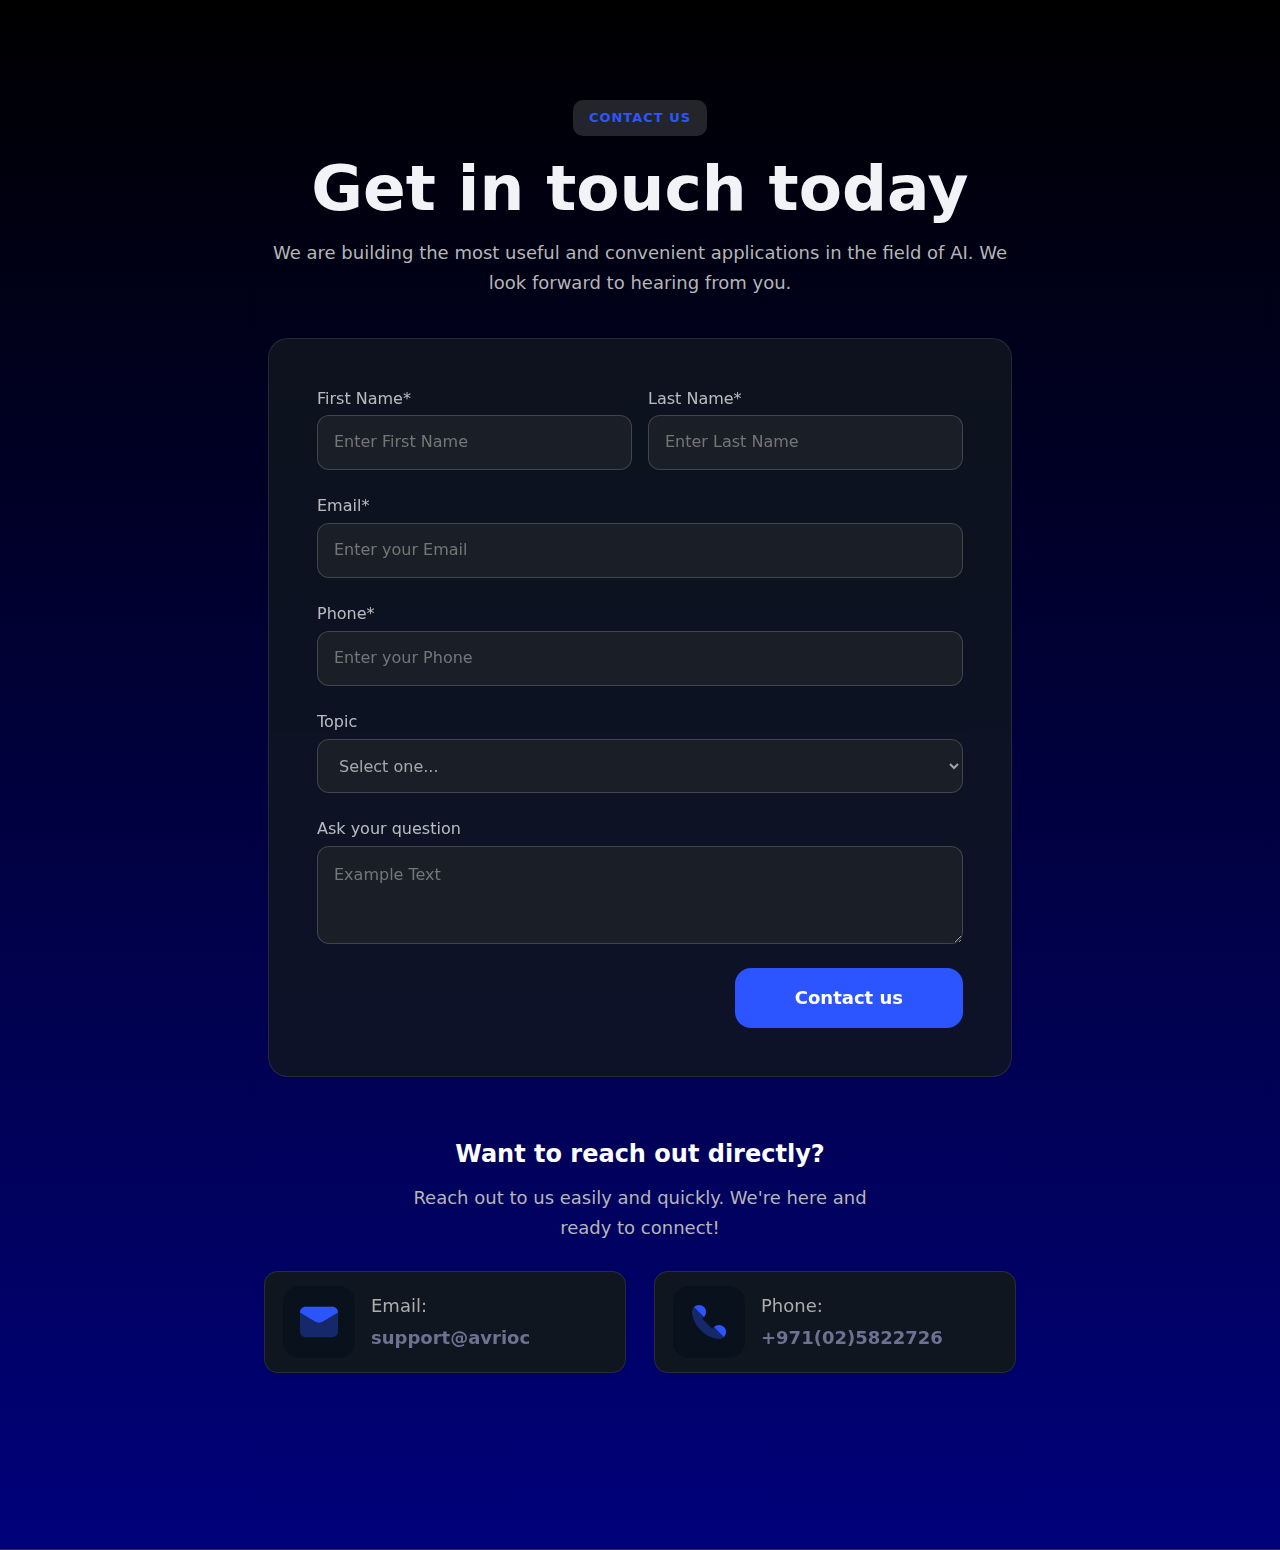
<file: contact.html>
<!DOCTYPE html>
<html lang="en">
<head>
    <meta charset="UTF-8">
    <meta name="viewport" content="width=device-width, initial-scale=1.0">
    <link rel="stylesheet" href="index.css">
    <title>Contact</title>
    <script
        type="text/javascript">window.__WEBFLOW_CURRENCY_SETTINGS = { "currencyCode": "USD", "symbol": "$", "decimal": ".", "fractionDigits": 2, "group": ",", "template": "{{wf {\"path\":\"symbol\",\"type\":\"PlainText\"} }} {{wf {\"path\":\"amount\",\"type\":\"CommercePrice\"} }} {{wf {\"path\":\"currencyCode\",\"type\":\"PlainText\"} }}", "hideDecimalForWholeNumbers": false };</script>
    <script
            src="https://code.jquery.com/jquery-3.3.1.js"
            integrity="sha256-2Kok7MbOyxpgUVvAk/HJ2jigOSYS2auK4Pfzbm7uH60="
            crossorigin="anonymous">
        </script>
            <script> 
                $(function(){
                  $("#header").load("header.html"); 
                  $("#footer").load("footer.html"); 
                });
    </script>
</head>
<body >

    <div data-animation="default" data-collapse="medium" data-duration="400" data-easing="ease" data-easing2="ease"
        role="banner" class="navbar w-nav ">
    <div id="header" class="contactHeader "></div>
    <div class="contactBackground">
    <div class="contactPage ">
        
        <div class="contactSection1">
        <span class="contactText">Contact Us</span>
        <h1 class="contactHeading">Get in touch today</h1>
        <p class="contactPara">We are building the most useful and convenient applications in the field of AI. We look forward to hearing from you.</p>
        </div>
        <div class="contactSection2"> 
            
            <form action="#" class="contactForm">
                <div class="formPart1">
                    <div >
                        <Label class="label">First Name*</Label>
                        <input type="text" class="inputField" placeholder="Enter First Name">
                    </div>
                    <div>
                        <label class="label">Last Name*</label>
                        <input type="text" class="inputField" placeholder="Enter Last Name">
                    </div>
                </div>
                <div>
                    <Label class="label">Email*</Label>
                    <input type="text" class="inputField" placeholder="Enter your Email">
                </div>
                <div>
                    <Label class="label">Phone*</Label>
                    <input type="text" class="inputField" placeholder="Enter your Phone">
                </div>
                <div>
                    <Label class="label">Topic</Label>
                    <select name="" id="" class="contactSelect" >
                        <option>Select one...</option>
                        <option value="Razi">Razi</option>
                        <option value="Sinan">Sinan</option>
                        <option value="Iqraa">Iqraa</option>
                        <option value="Mofkrah">Mofkrah</option>
                        <option value="Mirah">Mirah</option>
                        <option value="Specter">Specter</option>
                        <option value="Jobs">Jobs</option>
                    </select>
                </div>
                <div>
                    <Label class="label">Ask your question</Label>
                    <textarea name="" maxlength="5000" placeholder="Example Text" class="contactTextarea"></textarea>
                </div>
                <div class="formButtonContainer"> 
                <input type="submit" value="Contact us" class="formButton">
                </div>
            </form>
        </div>
        <div class="contactSection3">
            <h3 class="contact-h3">Want to reach out directly?</h3>
            <p class="contact-p2">Reach out to us easily and quickly. We're here and ready to connect!</p>
            <div class="contactButtons">
                <a class="contactButton1">
                <div class="contactButtonPart1">
                    <img src="./assets/messageIcon.svg" alt="">
                </div>
                <div class="contactButtonPart2">
                    <span class="contactButtonLabel">Email:</span>
                    <span class="contactButtonPara">support@avrioc</span>
                </div>
                </a>
                <a class="contactButton1">
                    <div class="contactButtonPart1">
                        <img src="./assets/phoneIcon.svg" alt="">
                    </div>
                    <div class="contactButtonPart2">
                        <span class="contactButtonLabel">Phone:</span>
                        <span class="contactButtonPara">+971(02)5822726</span>
                    </div>
                    </a>
            
            </div>
        </div>
    </div>  
    </div>
    <section class="section-container">
        <!-- <div class="circle-animation-block-23"></div> -->
    <section class="scene-3">
    <footer class="footer-wrapper">
        <div id="footer" class="contactFooter"></div>
    </footer>
    </section>
    </section>
    </div>
</body>
</html>
</file>
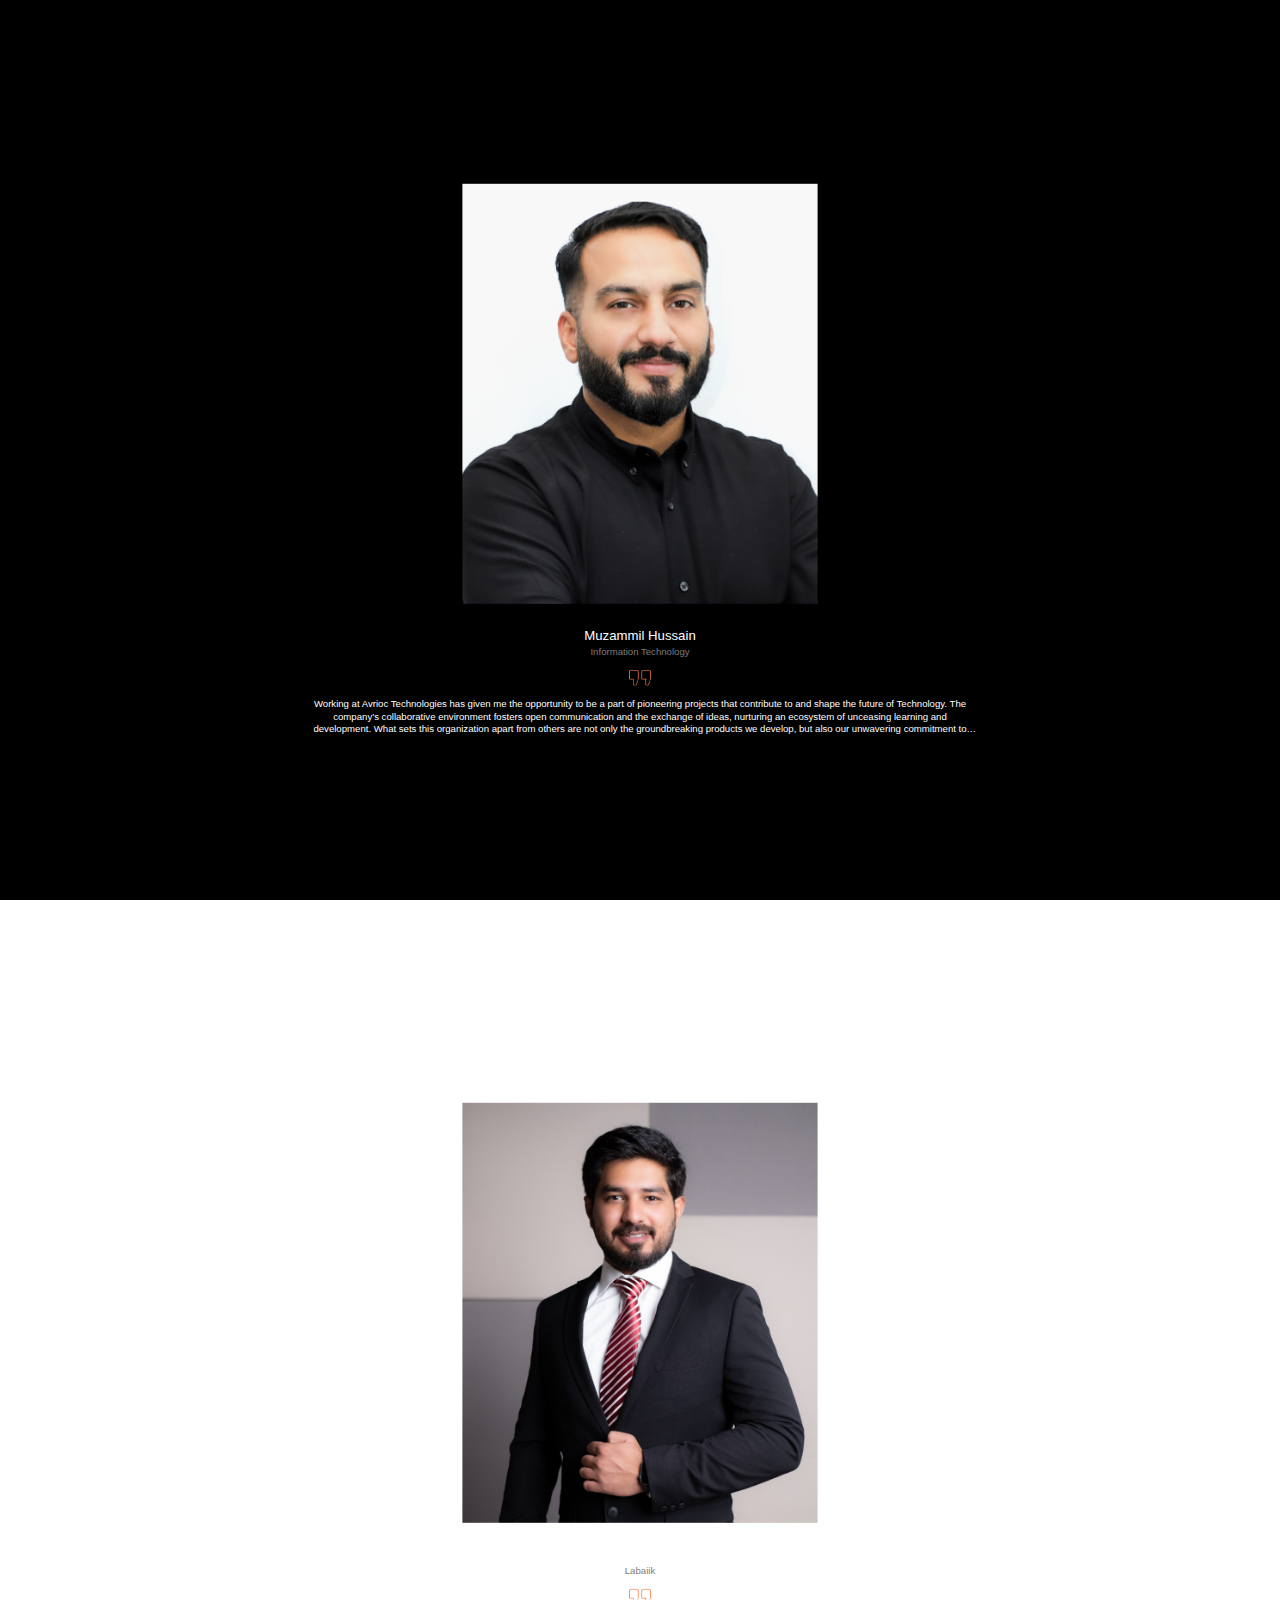
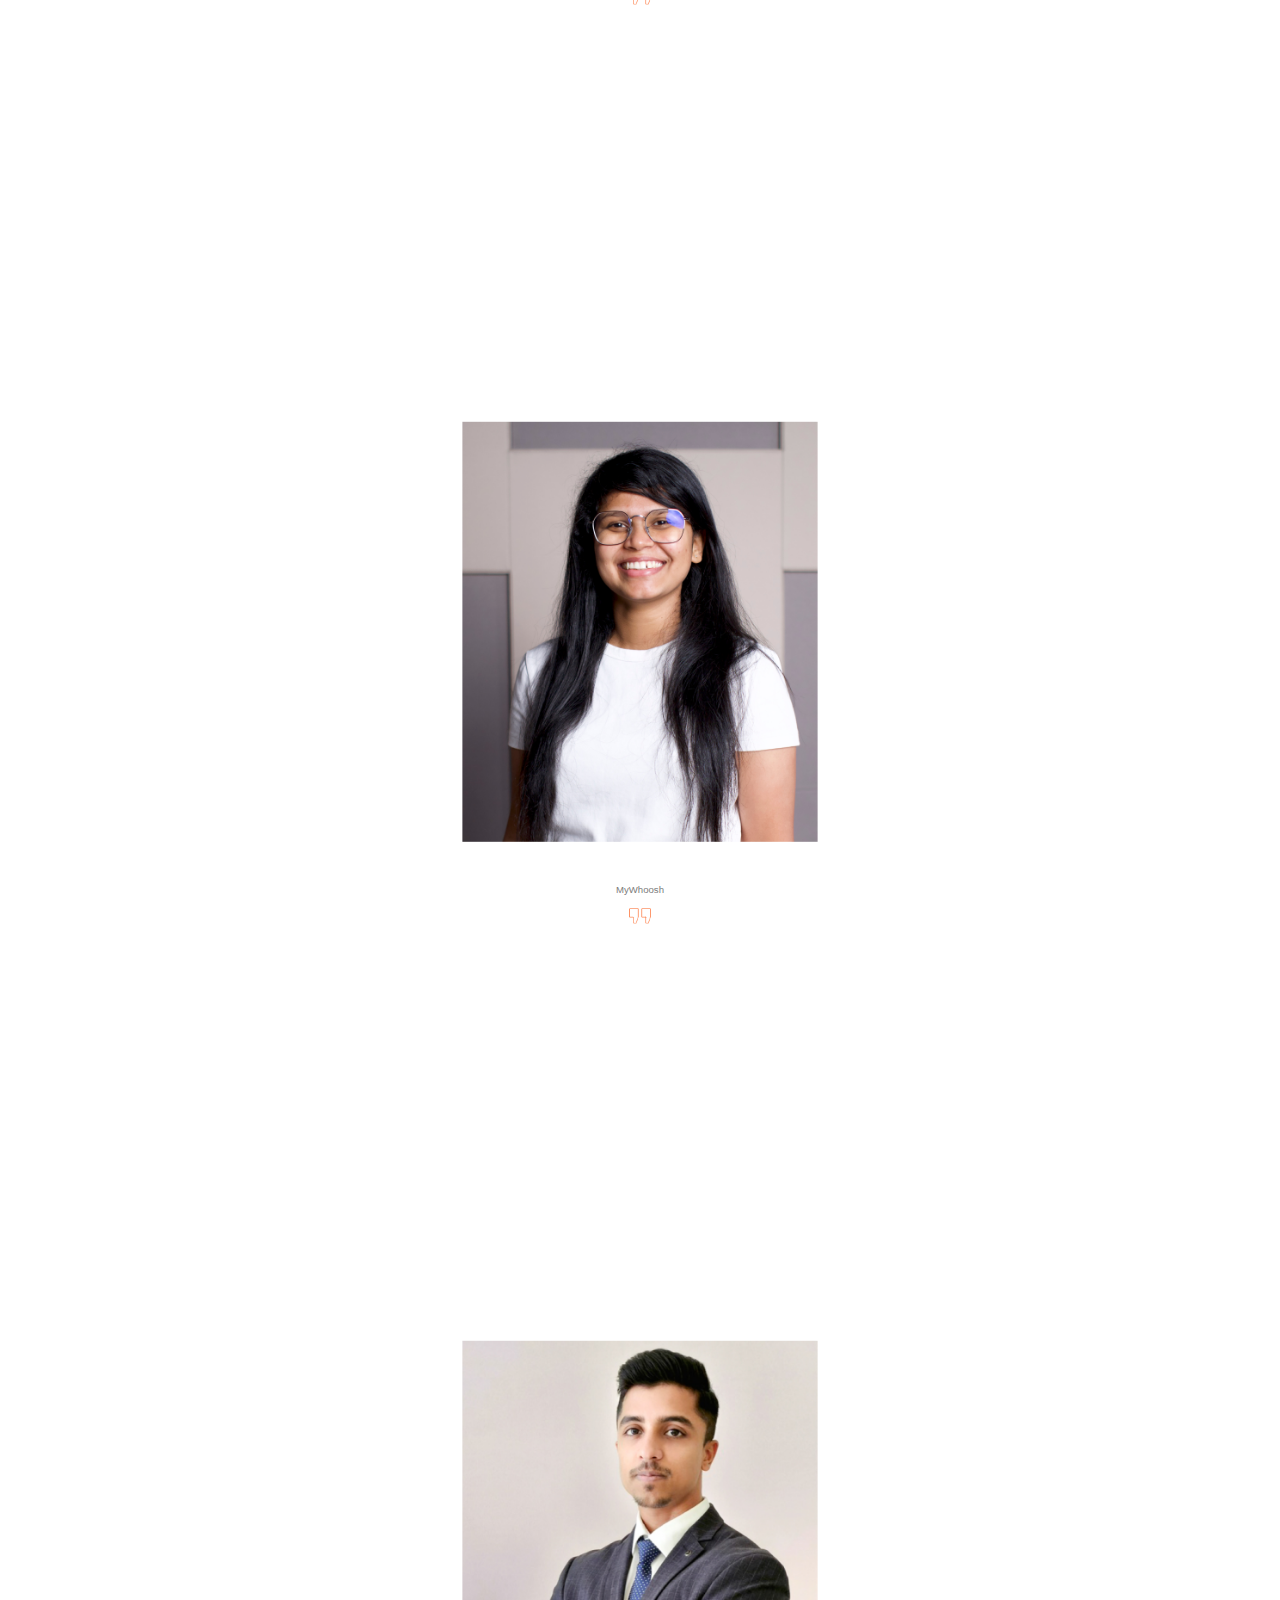
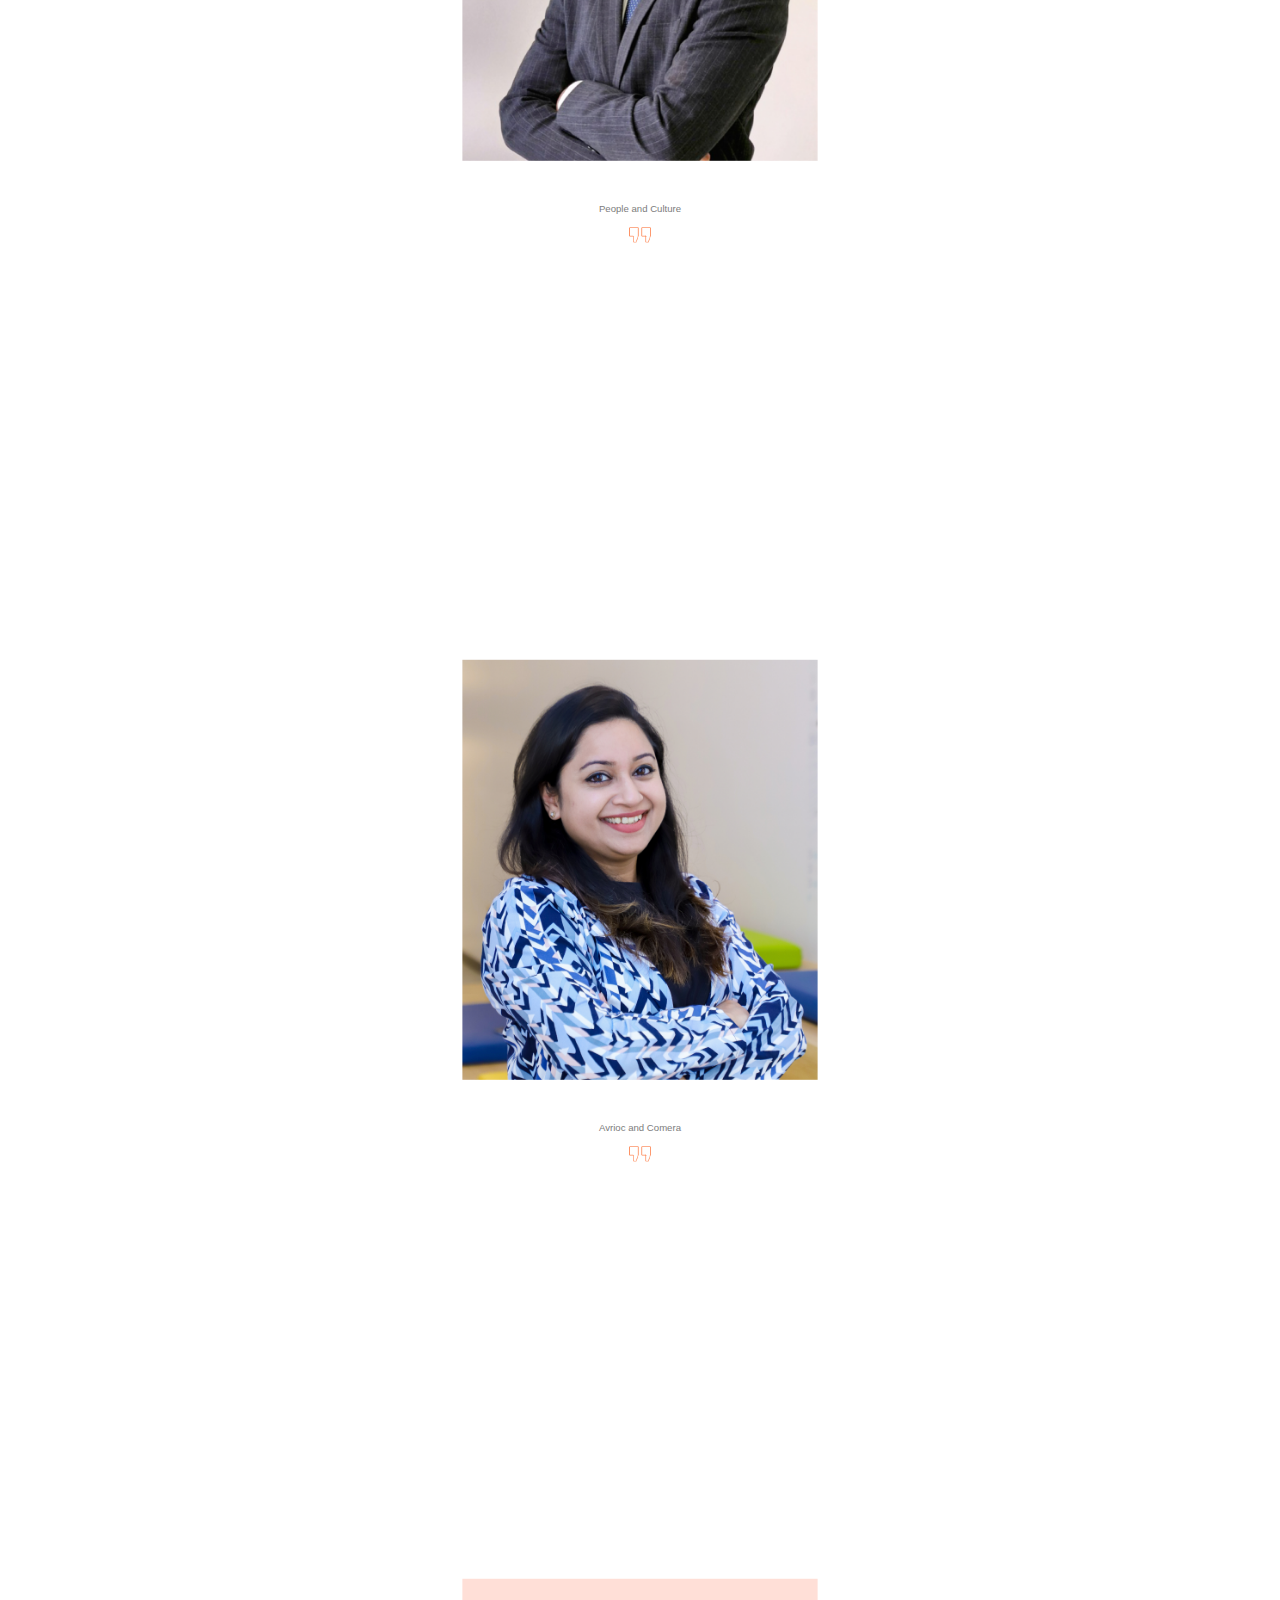
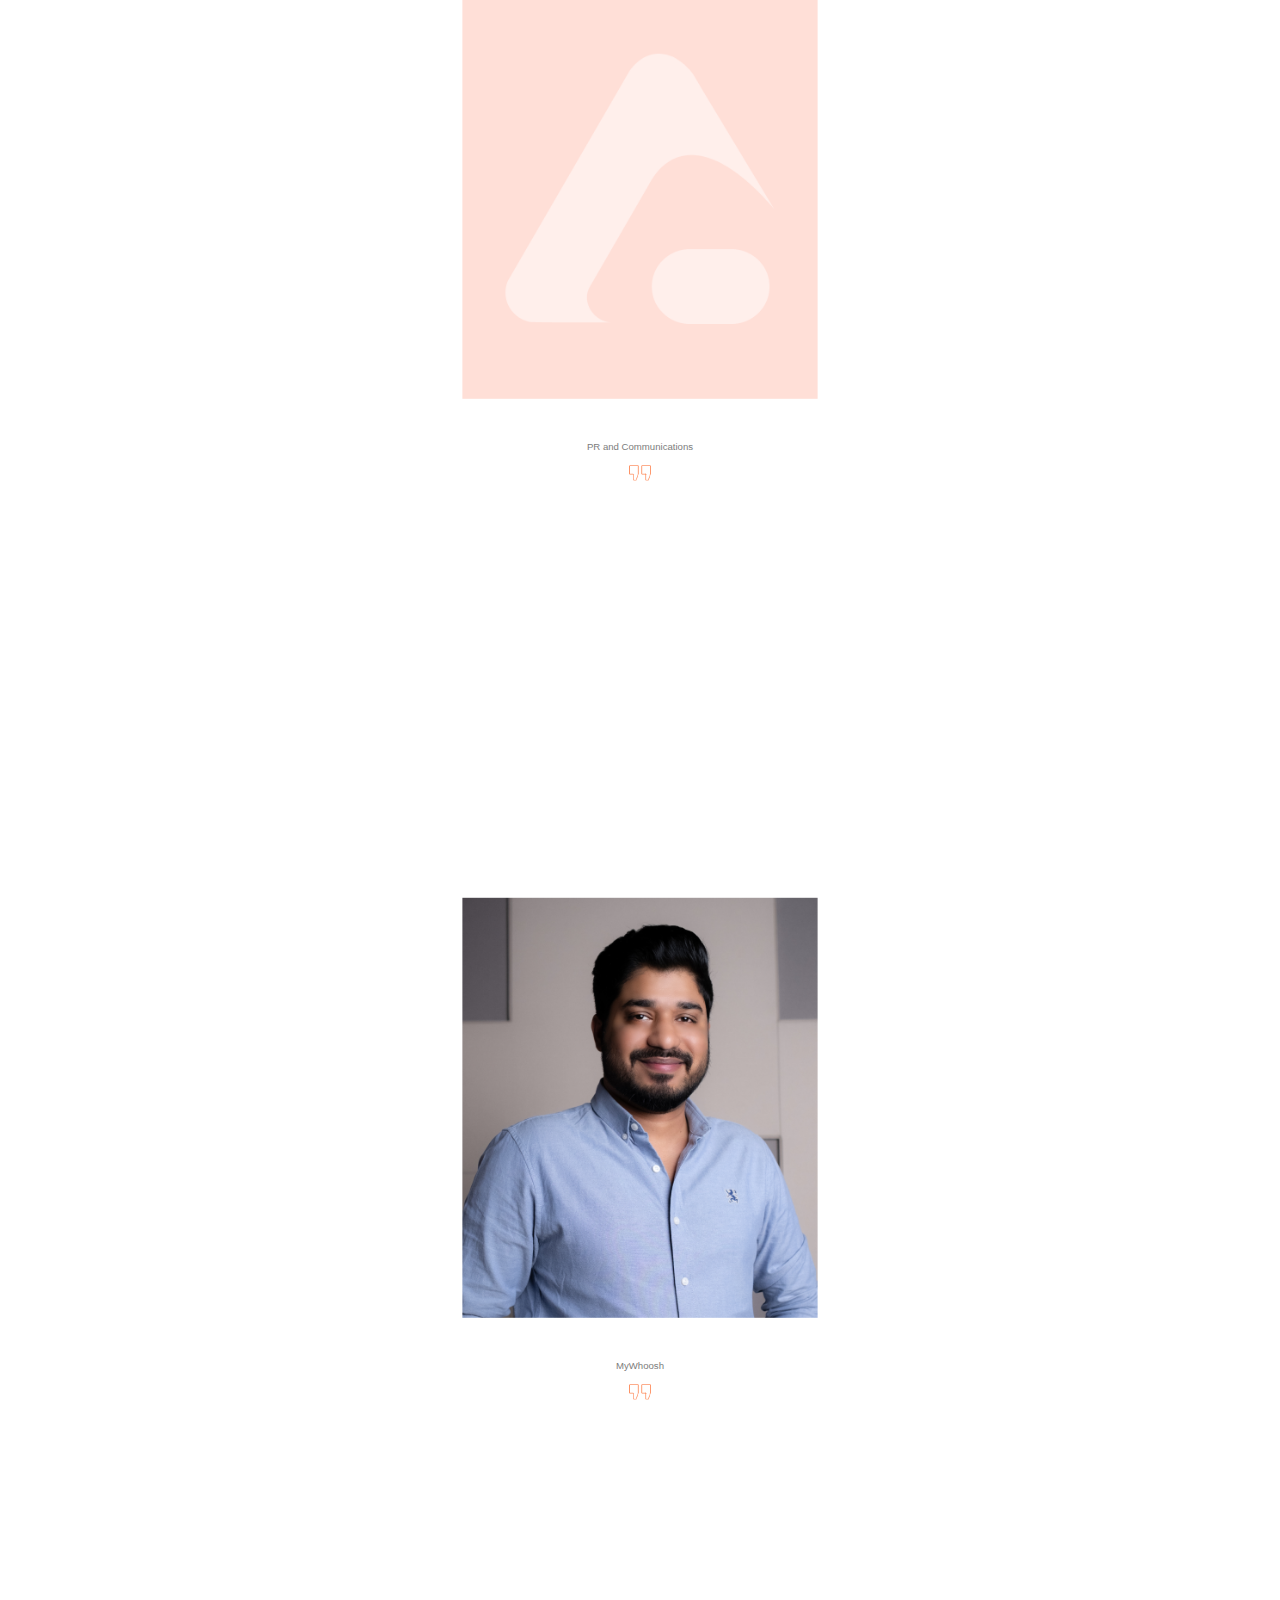
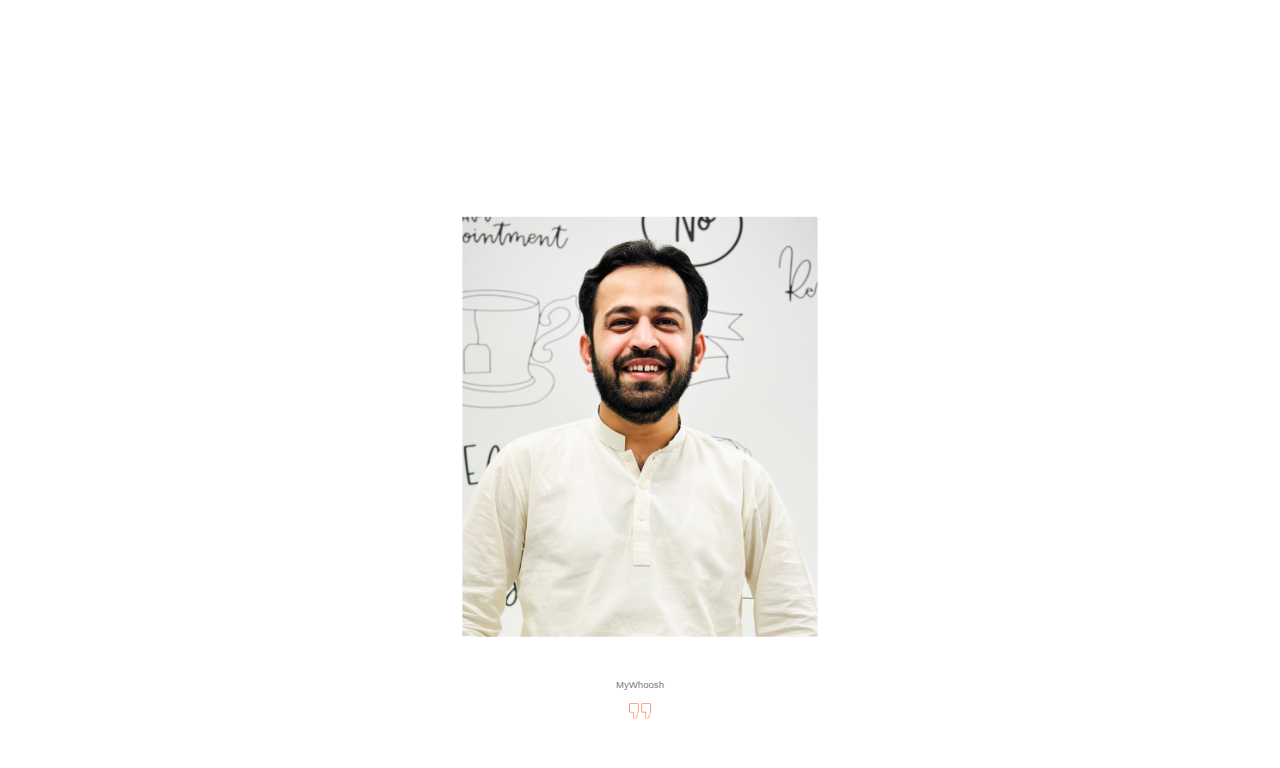
<file: team.html>
<!DOCTYPE html>
<html lang="en" class="fullpage-disable">

<head>
    <meta charset="UTF-8" />
    <meta http-equiv="X-UA-Compatible" content="IE=edge" />
    
    <meta name="viewport" content="width=device-width, initial-scale=1.0" />
    <!-- <script src="https://avrioc.com/wp-content/themes/avrioc/assets/js/jquery-3.6.4.min.js"></script> -->
    <!-- <link rel="stylesheet" href="https://cdn.jsdelivr.net/npm/bootstrap@5.3.2/dist/css/bootstrap.min.css" integrity="sha384-T3c6CoIi6uLrA9TneNEoa7RxnatzjcDSCmG1MXxSR1GAsXEV/Dwwykc2MPK8M2HN" crossorigin="anonymous"> -->
    <!-- <script  src="https://avrioc.com/wp-content/themes/avrioc/assets/js/owl.carousel.min.js"></script>             -->
        
    <link rel="stylesheet" href="index.css"/>

    <!-- <link rel="stylesheet" href="https://avrioc.com/wp-content/themes/avrioc/home.css" type="text/css" media="all" /> -->
     
    <!-- <link rel="stylesheet" href="https://avrioc.com/wp-content/themes/avrioc/assets/css/owl.carousel.min.css" />    -->
    
    <!-- home css end -->
    <title>Our Team</title>

    <script>        
        function myFunction() {                 
            $('.main-page-wrapper').css('display', 'block')
        }                  
   </script>
    
<link rel='stylesheet' id='responsive-css-css' href='https://avrioc.com/wp-content/themes/avrioc/assets/css/responsive.css?t=1720731915&#038;ver=1' media='all' />
         
</head>

<body>      
    
            
   
  <div id="fullpage"> 
    <!-- <div class="team-h1-div">   
    <h1 class="team-h1">Our Team</h1> 
    </div>  -->
    <!-- #home -->
  <div data-anchor="welcome"  class=" banner section" style="height: 0;">    
    <!-- <div class="bg-animation"></div> -->
  </div>
    <div id="testimonials" data-anchor="our-team" class="section ">
      <div class="owl-carousel owl-theme">
        <div class="testimonial-items">
          <div class="testimonial-img-box">
            <img src="./assets/muzammal.png" />
          </div>
          <div>
            <h2>Muzammil Hussain</h2>
            <h4>Information Technology</h4>
            <img src="./assets/qoute-icon.png" class="quote-icon" />
            <p>
            Working at Avrioc Technologies has given me the opportunity to be a part of pioneering projects that contribute to and shape the future of Technology. The company’s collaborative environment fosters open communication and the exchange of ideas, nurturing an ecosystem of unceasing learning and development. What sets this organization apart from others are not only the groundbreaking products we develop, but also our unwavering commitment to customer centricity. The teams go above and beyond to ensure that it is not just a workplace; but a community of fervent individuals driving evolution in the IT industry.
            </p>
          </div>
        </div>
        <div class="testimonial-items">
          <div class="testimonial-img-box">
            <img src="./assets/jibran.png" />
          </div>
          <div>
            <h2>Jibran Hakeem</h2>
            <h4>Labaiik</h4>
            <img src="./assets/qoute-icon.png" class="quote-icon" />
            <p>
            Working at Avrioc has been a transformative experience for me. The organization’s commitment to innovation and excellence is truly inspiring. This unity of purpose fosters a collaborative atmosphere where creativity thrives, and all contributions by team members are valued. One of the aspects I admire most about Avrioc is the emphasis placed on employee growth and development. Through various training programs, workshops, and mentorship opportunities, I have been able to enhance my skills and take on new challenges.
            </p>
          </div>
        </div>
        <div class="testimonial-items">
          <div class="testimonial-img-box">
            <img src="./assets/sayali.png" />
          </div>
          <div>
            <h2>Sayali Naik</h2>
            <h4>MyWhoosh</h4>
            <img src="./assets/qoute-icon.png" class="quote-icon" />
            <p>
            I have been employed with Avrioc for the past two years, and it has been an incredibly rewarding experience. The company's dedication to innovation and cutting-edge technology is unmatched, while the work environment is supportive and encourages professional growth. The exceptional leadership team at Avrioc Technologies leaves no stone unturned in providing clear guidance and fostering a culture of collaboration. I am proud to be a part of this organization and excited about the opportunities that lie ahead.
            </p>
          </div>
        </div>
          <div class="testimonial-items">
            <div class="testimonial-img-box">
              <img src="./assets/raheel.png" />
            </div>
            <div>
              <h2>Raheel Ahmed</h2>
              <h4>People and Culture</h4>
              <img src="./assets/qoute-icon.png" class="quote-icon" />
              <p>
              What truly sets Avrioc apart is its unwavering dedication to fostering individual growth. I have been fortunate to witness my own professional development flourish; thanks to the mentorship programs and resources the company provides. The genuine concern for employees' success is evident in every interaction. Being part of Avrioc means more than just a job - it is belonging to a dynamic community that values diversity, collaboration, and forward-thinking. My journey here has been defined by moments that have shaped both my career and personal growth.
              </p>
            </div>
          </div>
          <div class="testimonial-items">
            <div class="testimonial-img-box">
              <img src="./assets/heba.png" />
            </div>
            <div>
              <h2>Heba Sajjad</h2>
              <h4>Avrioc and Comera</h4>
              <img src="./assets/qoute-icon.png" class="quote-icon" />
              <p>
              My experience at Avrioc has been nothing short of amazing. From day one, I have been surrounded by a dynamic and innovative team that is dedicated to pushing the boundaries of technology. As being a part of the Marketing team and representing the company as a Brand Ambassador, Avrioc's vibrant and collaborative work culture has allowed me to unleash my creativity and grow both personally and professionally. I am proud to be a part of a company that is revolutionizing the industry and making a positive impact on wellbeing.
              </p>
            </div>
          </div>
          <div class="testimonial-items">
            <div class="testimonial-img-box">
              <img src="./assets/female-placeholder.png" />
            </div>
            <div>
              <h2>Natalia Novoselova</h2>
              <h4>PR and Communications</h4>
              <img src="./assets/qoute-icon.png" class="quote-icon" />
              <p>
              Working at Avrioc is a remarkable journey, marked by adventures, camaraderie, and continuous personal and professional growth.  The company's multicultural ambiance, collaborative spirit, and innovative mindset are what truly makes it standout. Avrioc's unwavering dedication to associate well-being, coupled with its active support for initiatives aimed at enhancing corporate culture, positions it as a premier employer. In short, Avrioc embodies values such as Diversity, Equity, Innovation, and Commitment.
              </p>
            </div>
          </div>
          <div class="testimonial-items">
            <div class="testimonial-img-box">
              <img src="./assets/ahmed.png" />
            </div>
            <div>
              <h2>Ahmed Faraz</h2>
              <h4>MyWhoosh</h4>
              <img src="./assets/qoute-icon.png" class="quote-icon" />
              <p>
              I am thrilled to express gratitude and share my incredible journey of over three years at Avrioc Technologies. The company's commitment to innovation and excellence has continually inspired me to push my boundaries and deliver the best quality work. The leadership's commitment to nurturing talent and recognizing contributions has been a driving force behind my motivation and dedication to the company. I eagerly look forward to the future projects we will create together and the continued success of this remarkable company.
              </p>
            </div>
          </div>
          <div class="testimonial-items">
            <div class="testimonial-img-box">
              <img src="./assets/haroon.png" />
            </div>
            <div>
              <h2>Muhammad Haroon</h2>
              <h4>MyWhoosh</h4>
              <img src="./assets/qoute-icon.png" class="quote-icon" />
              <p>
              I have had the incredible privilege of being part of the MyWhoosh Team for the past year, and it has been an exhilarating journey of growth and learning. From day one, the company’s vibrant and innovative environment has allowed me to thrive both personally and professionally. The collaborative spirit here is truly remarkable - every team member’s input is valued and encouraged, creating a synergy that drives us to achieve remarkable results together. Management’s unwavering support has empowered me to take on new challenges and push my boundaries, resulting in various accomplishments I never thought possible.
              </p>
            </div>
          </div>
      </div>
    </div>  

  </div>
  </body>
  </html> 

  <script>

   var owl =  $('.owl-carousel').owlCarousel({
          center: true,
          items: 3,
          loop: true,
          margin: 100,
          nav: true,
          smartSpeed: 600,
          responsive: {
            0: {
              loop: true,
              margin: 10,
              items: 1,
            },
            768: {
              margin: 10,
            },
            999: {
              margin: 40,
            },
            1660: {
              margin: 50,
            },
            1700: {
              margin: 200,
            },
          },
        });
        
        $('.owl-carousel').on('mouseenter', '.owl-item.center p', function() {
        $(this).closest('.owl-item').addClass('hovered');
        });

        // Remove hovered class on mouse leave
        $('.owl-carousel').on('mouseleave', '.owl-item.center p', function() {
          $(this).closest('.owl-item').removeClass('hovered');
        });
        
        // Remove hovered class on slide change
        owl.on('changed.owl.carousel', function(event) {
          $('.owl-item').removeClass('hovered');
        });
  // end owl carousel //
</script>
</file>
